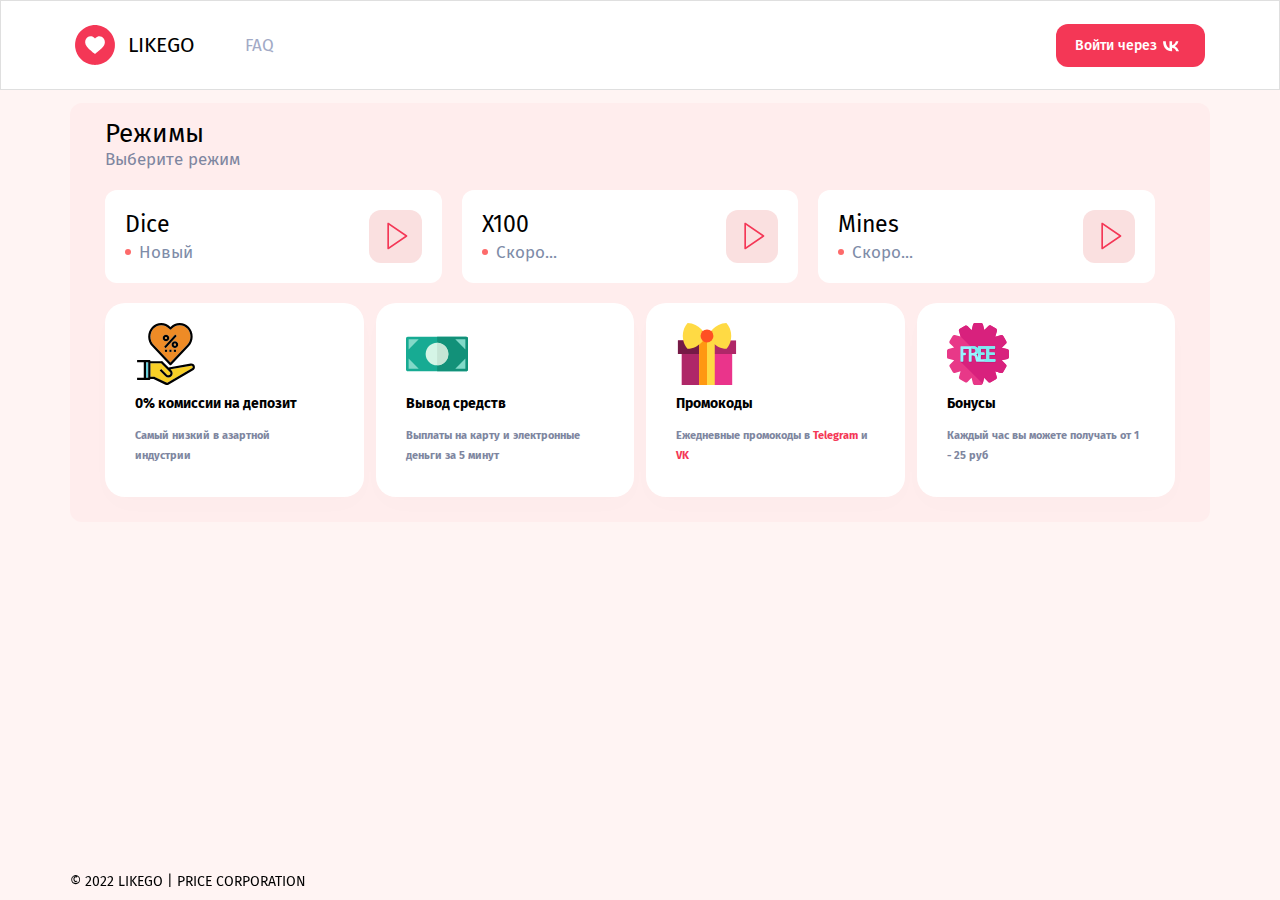
<file: index.html>
<!DOCTYPE html>
<html>
<head>
<meta charset="utf-8">
<title>LikeGo</title>
<meta name="description" content="LikeGo - играть онлайн">
<meta name="viewport" content="width=device-width,initial-scale=1,minimum-scale=1,user-scalable=no,viewport-fit=cover">
<meta property="og:title" content="LikeGo – игры с выводом денег">
<meta name="google" content="notranslate">
<link rel="shortcut icon" href="img/logo.png">
<script src="https://cdnjs.cloudflare.com/ajax/libs/jquery/3.6.0/jquery.min.js" integrity="sha512-894YE6QWD5I59HgZOGReFYm4dnWc1Qt5NtvYSaNcOP+u1T9qYdvdihz0PPSiiqn/+/3e7Jo4EaG7TubfWGUrMQ==" crossorigin="anonymous" referrerpolicy="no-referrer"></script>
<link href="css/main.dcd13c40.css" rel="stylesheet">
<link rel="preconnect" href="https://fonts.googleapis.com">
<link rel="preconnect" href="https://fonts.gstatic.com" crossorigin>
<link href="https://fonts.googleapis.com/css2?family=Fira+Sans:wght@300;400&family=IBM+Plex+Sans&family=Inter&family=Merriweather&family=Overpass&family=Playfair+Display:wght@500&family=Poppins:wght@300&family=Raleway:wght@500&family=Readex+Pro&family=Roboto&family=Roboto+Condensed&family=Roboto+Mono:wght@500&family=Roboto+Slab&family=Rubik:wght@400;500&family=Ubuntu&display=swap" rel="stylesheet">
</head>
<body>
<div id="root">
<div>
<main id="main_container" class="sc-bdfBwQ cIKpxU">
<div class="sc-jSgupP sc-iBPRYJ fBqugU lnvJbq">
<div class="sc-fubCfw gOMbgO">
<div class="sc-pFZIQ gbgfMs">
<div class="sc-kEjbxe jbJDWL">
<a href="index.html" class="logo current" aria-label="Back home" history="[object Object]" match="[object Object]" style="text-decoration: none;">
<div class="sc-kfzAmx kdUUgx">
<svg style="width: 50px;height: 50px;color: #fff;" version="1.0" xmlns="http://www.w3.org/2000/svg" width="682.6666667" height="682.6666667" viewBox="0 0 512 512"><path fill="#f43756" d="M226.7 53.6c-89.8 13-160.6 84.3-173.1 174.3-2.1 14.5-2.1 41.7 0 56.2 12.6 90.5 83.8 161.7 174.3 174.3 14.5 2.1 41.6 2.1 56.2 0 90.6-12.6 161.7-83.7 174.3-174.3 2.1-14.5 2.1-41.7 0-56.2-12.6-90.6-83.7-161.7-174.3-174.3-13.9-2-43.8-1.9-57.4 0zM221.1 167c9.5 1.8 19.2 7.2 27.4 15.3l7.5 7.3 7.5-7.3c17.4-17.1 39.8-20.9 61.2-10.3 19.9 9.8 32.4 31.1 32.3 55.3-.1 17.9-8.4 36-25.3 54.9-12 13.3-68.4 62.3-72.9 63.3-1.5.4-4.1.4-5.6 0-3.4-.7-52-42.3-66.3-56.7-26.4-26.5-35.5-48.9-30.5-75.1 6.1-31.7 34.7-52.3 64.7-46.7z"></path></svg>
<span>LIKEGO</span></div></a>
<div class="sc-iqHYGH bqpWec">
<a href="/faq" class="" history="[object Object]" match="[object Object]">FAQ</a>
</div></div></div>
<div class="sc-jrAGrp eCtsSV">
<button size="2" class="sc-gKsewC Pyehx">Войти через<svg style="width: 27px;height: 23px;margin-left: 2.5px;"><path d="M12.77 17.29c-5.47 0-8.59-3.75-8.72-9.99h2.74c.09 4.58 2.11 6.52 3.71 6.92V7.3h2.58v3.95c1.58-.17 3.24-1.97 3.8-3.95h2.58a7.62 7.62 0 01-3.51 4.98 7.9 7.9 0 014.11 5.01h-2.84a4.94 4.94 0 00-4.14-3.57v3.57h-.31z" fill="#fff"></path></svg></button></div>
</div></div>
<div class="sc-gsTCUz iDekld">
<div class="sc-dlfnbm WYfmC">

<div class="sc-jSgupP sc-eGCarw bQYzFV dfljSk">
<h1 class="sr--only">Режимы</h1>
<div class="sc-aemoO dXLPcd">
<div class="title">
<div class="sc-hlTvYk izRzJx">
<div class="head-title">
<span>Режимы</span></div>
<label>Выберите режим</label></div></div></div>
<div class="content-wrapper">
<div class="sc-gsxnyZ eMyRzl">
<div class="row">
<div class="sc-bXDlPE eEihli">
<div class="row-content">
<div class="primary primary-title">
<span class="room-title">Dice</span><div class="room-status">
<div class="rectangle idle"></div>
<span>Новый</span></div></div>
<div class="secondary" onclick="window.location='dice.html'">
<div class="btn-play">
<svg xmlns="http://www.w3.org/2000/svg" xmlns:xlink="http://www.w3.org/1999/xlink" version="1.1" id="Capa_1" x="0px" y="0px" viewBox="0 0 60 60" style="enable-background:new 0 0 60 60;" xml:space="preserve"><g><path d="M45.563,29.174l-22-15c-0.307-0.208-0.703-0.231-1.031-0.058C22.205,14.289,22,14.629,22,15v30   c0,0.371,0.205,0.711,0.533,0.884C22.679,45.962,22.84,46,23,46c0.197,0,0.394-0.059,0.563-0.174l22-15   C45.836,30.64,46,30.331,46,30S45.836,29.36,45.563,29.174z M24,43.107V16.893L43.225,30L24,43.107z"></path></g></svg>
</div></div></div></div>
<div class="sc-bXDlPE eEihli">
<div class="row-content">
<div class="primary primary-title">
<span class="room-title">X100</span><div class="room-status">
<div class="rectangle idle"></div>
<span>Скоро...</span></div></div>
<div class="secondary" onclick="window.location='x100.html'">
<div class="btn-play">
<svg xmlns="http://www.w3.org/2000/svg" xmlns:xlink="http://www.w3.org/1999/xlink" version="1.1" id="Capa_1" x="0px" y="0px" viewBox="0 0 60 60" style="enable-background:new 0 0 60 60;" xml:space="preserve"><g><path d="M45.563,29.174l-22-15c-0.307-0.208-0.703-0.231-1.031-0.058C22.205,14.289,22,14.629,22,15v30   c0,0.371,0.205,0.711,0.533,0.884C22.679,45.962,22.84,46,23,46c0.197,0,0.394-0.059,0.563-0.174l22-15   C45.836,30.64,46,30.331,46,30S45.836,29.36,45.563,29.174z M24,43.107V16.893L43.225,30L24,43.107z"></path></g></svg>
</div></div></div></div>
<div class="sc-bXDlPE eEihli">
<div class="row-content">
<div class="primary primary-title">
<span class="room-title">Mines</span><div class="room-status">
<div class="rectangle idle"></div>
<span>Скоро...</span></div></div>
<div class="secondary" onclick="window.location='mines.html'">
<div class="btn-play">
<svg xmlns="http://www.w3.org/2000/svg" xmlns:xlink="http://www.w3.org/1999/xlink" version="1.1" id="Capa_1" x="0px" y="0px" viewBox="0 0 60 60" style="enable-background:new 0 0 60 60;" xml:space="preserve"><g><path d="M45.563,29.174l-22-15c-0.307-0.208-0.703-0.231-1.031-0.058C22.205,14.289,22,14.629,22,15v30   c0,0.371,0.205,0.711,0.533,0.884C22.679,45.962,22.84,46,23,46c0.197,0,0.394-0.059,0.563-0.174l22-15   C45.836,30.64,46,30.331,46,30S45.836,29.36,45.563,29.174z M24,43.107V16.893L43.225,30L24,43.107z"></path></g></svg>
</div></div></div></div>
</div>

<div class="stats">
    <div class="stats__item d-flex flex-column">
        <svg class="stats__item-bg" xmlns="http://www.w3.org/2000/svg" xmlns:xlink="http://www.w3.org/1999/xlink" version="1.1" id="Layer_1" x="0px" y="0px" viewBox="0 0 55.764 55.764" style="enable-background:new 0 0 55.764 55.764;" xml:space="preserve">
<g>
	<rect x="9.882" y="35.292" style="fill:#66CEDB;" width="2" height="14"/>
	<path style="fill:#F8CF26;" d="M17.329,48.251l10.902,5.378c0.385,0.192,0.836,0.141,1.206-0.075l21.815-12.743   c0.389-0.227,0.63-0.656,0.63-1.105c0-0.375-0.165-0.734-0.452-0.976s-0.662-0.348-1.034-0.281l-18.444,3.207l0.809,0.809   c0.723,0.723,1.121,1.684,1.121,2.706c0,2.111-1.718,3.828-3.828,3.828c-1.024,0-1.984-0.398-2.707-1.122l-5.172-5.171l1.414-1.414   l5.172,5.171c0.341,0.34,0.811,0.536,1.293,0.536c1.008,0,1.828-0.82,1.828-1.829c0-0.488-0.19-0.802-0.535-1.147l-7.879-7.731   h-9.586v12h3C17.037,48.292,17.191,48.182,17.329,48.251z"/>
	<circle style="fill:#EE8B26;" cx="35.882" cy="19.5" r="1"/>
	<circle style="fill:#EE8B26;" cx="27.882" cy="13.5" r="1"/>
	<path style="fill:#EE8B26;" d="M16.749,19.602l15.133,15.945l15.133-15.945c3.822-4.026,3.822-10.578,0-14.604   c-1.835-1.934-4.271-2.999-6.858-2.999c-2.589,0-5.024,1.065-6.859,2.999l-0.689,0.727c-0.379,0.398-1.072,0.398-1.451,0   l-0.689-0.727c-1.835-1.934-4.271-2.999-6.859-2.999s-5.023,1.065-6.858,2.999C12.927,9.024,12.927,15.576,16.749,19.602z    M28.882,26h-2v-2h2V26z M32.882,26h-2v-2h2V26z M36.882,26h-2v-2h2V26z M38.882,19.5c0,1.654-1.346,3-3,3s-3-1.346-3-3   s1.346-3,3-3S38.882,17.845,38.882,19.5z M36.142,10.327l1.48,1.346l-10,11l-1.48-1.346L36.142,10.327z M27.882,10.5   c1.654,0,3,1.346,3,3s-1.346,3-3,3s-3-1.346-3-3C24.882,11.845,26.228,10.5,27.882,10.5z"/>
	<g>
		<path d="M52.718,37.195c-0.741-0.624-1.72-0.883-2.664-0.719l-19.832,3.449l-5.633-5.487c-0.188-0.187-0.441-0.146-0.707-0.146    h-10c0-1-0.447-1-1-1h-4h-7v2h6v14h-6v2h7h4c0.553,0,1-1,1-1h2.764l10.691,5.199c0.463,0.231,0.963,0.274,1.463,0.273    c0.568,0,1.137-0.186,1.645-0.483l21.817-12.743c0.999-0.584,1.62-1.675,1.62-2.832C53.882,38.739,53.457,37.818,52.718,37.195z     M11.882,49.292h-2v-14h2V49.292z M51.253,40.792L29.438,53.518c-0.37,0.216-0.821,0.231-1.206,0.038L17.33,48.251    c-0.139-0.069-0.293,0.041-0.448,0.041h-3v-12h9.586l7.879,7.732c0.345,0.345,0.535,0.732,0.535,1.22    c0,1.008-0.82,1.792-1.828,1.792c-0.482,0-0.952-0.214-1.293-0.554l-5.172-5.181l-1.414,1.409l5.172,5.169    C28.07,48.603,29.031,49,30.054,49c2.11,0,3.828-1.718,3.828-3.829c0-1.022-0.398-1.984-1.121-2.707l-0.809-0.809l18.444-3.208    c0.372-0.067,0.747,0.037,1.034,0.279c0.287,0.241,0.452,0.595,0.452,0.971C51.882,40.146,51.641,40.566,51.253,40.792z"/>
		<rect x="24.451" y="15.506" transform="matrix(-0.6727 0.7399 -0.7399 -0.6727 65.5453 4.0191)" width="14.866" height="2.001"/>
		<path d="M27.882,16.5c1.654,0,3-1.346,3-3s-1.346-3-3-3s-3,1.346-3,3S26.228,16.5,27.882,16.5z M27.882,12.5c0.552,0,1,0.449,1,1    s-0.448,1-1,1s-1-0.449-1-1S27.33,12.5,27.882,12.5z"/>
		<path d="M32.882,19.5c0,1.654,1.346,3,3,3s3-1.346,3-3s-1.346-3-3-3S32.882,17.845,32.882,19.5z M36.882,19.5c0,0.551-0.448,1-1,1    s-1-0.449-1-1s0.448-1,1-1S36.882,18.948,36.882,19.5z"/>
		<path d="M31.156,37.688C31.345,37.887,31.607,38,31.882,38c0.274,0,0.536-0.113,0.726-0.312L48.466,20.98    c4.542-4.786,4.542-12.573,0-17.358C46.249,1.286,43.298,0,40.156,0c-3.126,0-6.062,1.272-8.274,3.584    C29.67,1.272,26.734,0,23.608,0c-3.142,0-6.093,1.286-8.31,3.622c-4.542,4.786-4.542,12.573,0,17.358L31.156,37.688z     M16.749,4.998c1.835-1.934,4.27-2.999,6.858-2.999c2.589,0,5.024,1.065,6.859,2.999l0.689,0.727c0.379,0.398,1.072,0.398,1.451,0    l0.689-0.727c1.835-1.934,4.27-2.999,6.859-2.999c2.588,0,5.023,1.065,6.858,2.999c3.822,4.026,3.822,10.578,0,14.604    l-15.13,15.945L16.749,19.602C12.927,15.576,12.927,9.024,16.749,4.998z"/>
		<rect x="26.882" y="24" width="2" height="2"/>
		<rect x="30.882" y="24" width="2" height="2"/>
		<rect x="34.882" y="24" width="2" height="2"/>
	</g>
</g>
<g>
</g>
<g>
</g>
<g>
</g>
<g>
</g>
<g>
</g>
<g>
</g>
<g>
</g>
<g>
</g>
<g>
</g>
<g>
</g>
<g>
</g>
<g>
</g>
<g>
</g>
<g>
</g>
<g>
</g>
</svg>
        <div class="stats__item-bottom d-flex flex-column">
            <b>0% комиссии на депозит</b>
            <p>Самый низкий в азартной <br> индустрии</p>
        </div>
    </div>
    <div class="stats__item d-flex flex-column">
        <svg class="stats__item-bg" xmlns="http://www.w3.org/2000/svg" xmlns:xlink="http://www.w3.org/1999/xlink" version="1.1" id="Layer_1" x="0px" y="0px" viewBox="0 0 297.001 297.001" style="enable-background:new 0 0 297.001 297.001;" xml:space="preserve">
<g>
	<path style="fill:#17AB93;" d="M288.514,65.889H8.486C3.799,65.889,0,69.688,0,74.375v148.25c0,4.686,3.799,8.486,8.486,8.486   h280.029c4.686,0,8.486-3.799,8.486-8.486V74.375C297,69.688,293.201,65.889,288.514,65.889z"/>
	<path style="fill:#129179;" d="M288.514,65.889H149.166v165.222h139.348c4.686,0,8.486-3.799,8.486-8.486V74.375   C297,69.688,293.201,65.889,288.514,65.889z"/>
	<polygon style="fill:#82D9C8;" points="60.907,78.368 12.479,78.368 12.479,126.796  "/>
	<polygon style="fill:#82D9C8;" points="284.521,170.204 236.093,218.632 284.521,218.632  "/>
	<polygon style="fill:#82D9C8;" points="60.907,218.632 12.479,170.204 12.479,218.632  "/>
	<polygon style="fill:#82D9C8;" points="284.521,78.368 236.093,78.368 284.521,126.796  "/>
	<path style="fill:#D5F5E6;" d="M148.5,94.092c-30.001,0-54.408,24.407-54.408,54.408s24.407,54.408,54.408,54.408   s54.408-24.407,54.408-54.408S178.501,94.092,148.5,94.092z"/>
	<path style="fill:#C6E5D5;" d="M202.908,148.5c0-29.778-24.048-54.032-53.743-54.392v108.783   C178.86,202.532,202.908,178.278,202.908,148.5z"/>
</g>
</svg>
        <div class="stats__item-bottom d-flex flex-column">
            <b>Вывод средств</b>
            <p>Выплаты на карту и электронные деньги за 5 минут</p>
        </div>
    </div>
    <div class="stats__item d-flex flex-column">
        <svg class="stats__item-bg" xmlns="http://www.w3.org/2000/svg" xmlns:xlink="http://www.w3.org/1999/xlink" version="1.1" id="Layer_1" x="0px" y="0px" viewBox="0 0 320 320" style="enable-background:new 0 0 320 320;" xml:space="preserve">
<g id="XMLID_1439_">
	<rect id="XMLID_1440_" x="30" y="140" style="fill:#EA348B;" width="260" height="180"/>
	<rect id="XMLID_1441_" x="10" y="90" style="fill:#AF2768;" width="300" height="70"/>
	<rect id="XMLID_1442_" x="30" y="140" style="fill:#AF2768;" width="130" height="180"/>
	<rect id="XMLID_1443_" x="10" y="90" style="fill:#751A46;" width="150" height="70"/>
	<rect id="XMLID_1444_" x="120" y="90" style="fill:#FFDA44;" width="80" height="230"/>
	<rect id="XMLID_1445_" x="120" y="90" style="fill:#FF9811;" width="40" height="230"/>
	<g id="XMLID_1446_">
		<path id="XMLID_1447_" style="fill:#FFDA44;" d="M60,0c0,0-25,25-25,66.668c0,41.666,25,66.666,25,66.666    c58.333,0,100-66.666,100-66.666S118.333,0,60,0z"/>
		<path id="XMLID_1448_" style="fill:#FFDA44;" d="M260,0c-58.333,0-100,66.668-100,66.668s41.667,66.666,100,66.666    c0,0,25-25,25-66.666C285,25,260,0,260,0z"/>
		<circle id="XMLID_1449_" style="fill:#FF5023;" cx="160" cy="66.668" r="33.333"/>
	</g>
</g>
</svg>
        <div class="stats__item-bottom d-flex flex-column">
            <b>Промокоды</b>
            <p>Ежедневные промокоды в <a href="#">Telegram</a> и <a href="#">VK</a></p>
        </div>
    </div>
	    <div class="stats__item d-flex flex-column">
<svg class="stats__item-bg" xmlns="http://www.w3.org/2000/svg" xmlns:xlink="http://www.w3.org/1999/xlink" version="1.1" id="Layer_1" x="0px" y="0px" viewBox="0 0 496.8 496.8" style="enable-background:new 0 0 496.8 496.8;" xml:space="preserve">
<path style="fill:#E83888;" d="M496,224c0-7.2-4.8-13.6-12-15.2l-45.6-11.2l33.6-32.8c5.6-4.8,6.4-12.8,2.4-19.2l-24-41.6  c-4-6.4-11.2-9.6-18.4-7.2l-45.6,12.8L400,63.2c1.6-7.2-0.8-14.4-7.2-18.4l-41.6-24c-6.4-4-14.4-2.4-19.2,2.4l-32.8,33.6L288,11.2  C285.6,4.8,279.2,0,272,0h-48c-7.2,0-13.6,4.8-15.2,12l-11.2,45.6L164,24c-4.8-5.6-12.8-6.4-19.2-2.4l-41.6,24  C96.8,48.8,93.6,56,96,63.2l12.8,45.6L63.2,96c-7.2-1.6-14.4,0.8-18.4,7.2l-24,41.6c-4,6.4-2.4,14.4,2.4,19.2l33.6,32.8L11.2,208  C4.8,210.4,0,216.8,0,224v48c0,7.2,4.8,13.6,12,15.2l45.6,11.2L24,332c-5.6,4.8-6.4,12.8-2.4,19.2l24,41.6  c3.2,6.4,10.4,9.6,17.6,7.2l45.6-12.8L96,432.8c-1.6,7.2,0.8,14.4,7.2,18.4l41.6,24c6.4,4,14.4,2.4,19.2-2.4l32.8-33.6l11.2,45.6  c1.6,7.2,8,12,15.2,12h48c7.2,0,13.6-4.8,15.2-12l11.2-45.6l32.8,33.6c4.8,5.6,12.8,6.4,19.2,2.4l41.6-24c6.4-4,9.6-11.2,7.2-18.4  l-12.8-45.6l45.6,12.8c7.2,1.6,14.4-0.8,18.4-7.2l24-41.6c4-6.4,2.4-14.4-2.4-19.2l-33.6-32.8l45.6-11.2c7.2-1.6,12-8,12-15.2  L496,224z"/>
<g>
	<path style="fill:#D8217D;" d="M108.8,108.8L108.8,108.8l278.4,278.4l0,0l45.6,12.8c7.2,1.6,14.4-0.8,18.4-7.2l24-41.6   c4-6.4,2.4-14.4-2.4-19.2l-33.6-32.8l45.6-11.2c7.2-1.6,12-8,12-15.2v-48c0-7.2-4.8-13.6-12-15.2l-45.6-11.2l33.6-32.8   c5.6-4.8,6.4-12.8,2.4-19.2l-24-41.6c-4-6.4-11.2-9.6-18.4-7.2l-45.6,12.8L400,63.2c1.6-7.2-0.8-14.4-7.2-18.4l-41.6-24   c-6.4-4-14.4-2.4-19.2,2.4l-32.8,33.6L288,11.2C285.6,4.8,279.2,0,272,0h-48c-7.2,0-13.6,4.8-15.2,12l-11.2,45.6L164,24   c-4.8-5.6-12.8-6.4-19.2-2.4l-41.6,24C96.8,48.8,93.6,56,96,63.2L108.8,108.8z"/>
	<path style="fill:#D8217D;" d="M161.6,191.2L128,204l-18.4,105.6l176.8,176.8c0-0.8,0-0.8,0.8-1.6l11.2-45.6l32.8,33.6   c4.8,5.6,12.8,6.4,19.2,2.4l41.6-24c6.4-4,9.6-11.2,7.2-18.4l-12.8-45.6L432,400c7.2,1.6,14.4-0.8,17.6-7.2L228,200.8L161.6,191.2z   "/>
</g>
<path style="fill:#C11674;" d="M389.6,295.2H344v-33.6h40.8c2.4,0,4-1.6,4-4v-12c0-2.4-1.6-4-4-4H344v-28.8h43.2c2.4,0,4-1.6,4-4  V196c0-2.4-1.6-4-4-4H328h-3.2h-67.2c-2.4,0-4,1.6-4,4v14.4c-1.6-3.2-4-6.4-6.4-8.8c-8-7.2-18.4-9.6-36-9.6c-4.8,0-11.2,0-16.8,0.8  h-0.8H116c-2.4,0-4,1.6-4,4V312c0,2.4,1.6,4,4,4h15.2c2.4,0,4-1.6,4-4v-48h16c2.4,0,4-1.6,4-4v-12c0-2.4-1.6-4-4-4h-16v-30.4h43.2  V312c0,2.4,1.6,4,4,4h15.2c2.4,0,4-1.6,4-4v-45.6h9.6c12,0.8,16,4.8,19.2,19.2c4,16.8,6.4,24.8,8,28.8c0.8,0.8,1.6,1.6,3.2,1.6h15.2  l0,0h64.8h0.8h0.8H388c2.4,0,4-1.6,4-4v-12.8C393.6,296.8,392,295.2,389.6,295.2z M236,228.8c0,11.2-8.8,17.6-22.4,17.6h-11.2v-35.2  c2.4,0,6.4-0.8,10.4-0.8C228,211.2,236,216.8,236,228.8z M276.8,295.2v-33.6h25.6c2.4,0,4-1.6,4-4v-12c0-2.4-1.6-4-4-4h-25.6v-28.8  h44v82.4H276.8z M254.4,283.2c0-1.6-0.8-3.2-0.8-4c-2.4-10.4-6.4-17.6-12.8-22.4c5.6-3.2,10.4-8,13.6-13.6V283.2z"/>
<path style="fill:#97F5FF;" d="M384,289.6h-45.6V256h40.8c2.4,0,4-1.6,4-4v-12c0-2.4-1.6-4-4-4h-40.8v-28.8h43.2c2.4,0,4-1.6,4-4  v-12.8c0-2.4-1.6-4-4-4h-59.2h-3.2H252c-2.4,0-4,1.6-4,4v14.4c-1.6-3.2-4-6.4-6.4-8.8c-8-7.2-18.4-9.6-36-9.6  c-4.8,0-11.2,0-16.8,0.8H188h-76c-2.4,0-4,1.6-4,4v115.2c0,2.4,1.6,4,4,4h15.2c2.4,0,4-1.6,4-4v-48h16c2.4,0,4-1.6,4-4v-12  c0-2.4-1.6-4-4-4h-16V208h43.2v98.4c0,2.4,1.6,4,4,4h15.2c2.4,0,4-1.6,4-4v-45.6h9.6c12,0.8,16,4.8,19.2,19.2  c4,16.8,6.4,24.8,8,28.8c0.8,0.8,1.6,1.6,3.2,1.6h15.2l0,0h64.8h0.8h0.8H384c2.4,0,4-1.6,4-4v-12.8C388,291.2,386.4,289.6,384,289.6  z M229.6,222.4c0,11.2-8.8,17.6-22.4,17.6H196v-35.2c2.4,0,6.4-0.8,10.4-0.8C222.4,205.6,229.6,211.2,229.6,222.4z M271.2,289.6V256  h25.6c2.4,0,4-1.6,4-4v-12c0-2.4-1.6-4-4-4h-25.6v-28.8h44v82.4H271.2z M248.8,277.6c0-1.6-0.8-3.2-0.8-4  c-2.4-10.4-6.4-17.6-12.8-22.4c5.6-3.2,10.4-8,13.6-13.6V277.6z"/>
<path style="fill:#7CECF2;" d="M318.4,309.6h0.8H384c2.4,0,4-1.6,4-4v-12.8c0-2.4-1.6-4-4-4h-45.6V256h40.8c2.4,0,4-1.6,4-4v-12  c0-2.4-1.6-4-4-4h-40.8v-28.8h43.2c2.4,0,4-1.6,4-4v-12.8c0-2.4-1.6-4-4-4h-59.2h-3.2H252c-2.4,0-4,1.6-4,4v14.4  c-1.6-3.2-4-6.4-6.4-8.8c-8-7.2-18.4-9.6-36-9.6c-4.8,0-11.2,0-16.8,0.8H188h-2.4l18.4,18.4c0.8,0,1.6,0,2.4,0  c15.2,0,22.4,6.4,22.4,17.6c0,2.4-0.8,4-0.8,6.4l15.2,15.2c1.6-2.4,3.2-4,4.8-7.2v12l22.4,22.4v-16H296c2.4,0,4-1.6,4-4v-12  c0-2.4-1.6-4-4-4h-25.6v-28.8h44v82.4H288l20,20h8C317.6,309.6,317.6,309.6,318.4,309.6z"/>
</svg>
		<div class="stats__item-bottom d-flex flex-column">
            <b>Бонусы</b>
            <p>Каждый час вы можете получать от 1 - 25 руб</p>
        </div>
    </div>
</div>

</div></div></div>

<div class="info-domain"><label>© 2022 LikeGo | Price Corporation</label></div>

<div class="sc-ehSCib jdygYK">
<div class="items-wrapper">
<div class="item" style="cursor: pointer;" onclick="window.location='dice.html'">
<svg xmlns="http://www.w3.org/2000/svg" xmlns:xlink="http://www.w3.org/1999/xlink" version="1.1" id="Layer_1" x="0px" y="0px" viewBox="0 0 512 512" style="enable-background:new 0 0 512 512;" xml:space="preserve">
<g>
	<g>
		<path d="M450.805,0H61.195C27.452,0,0,27.452,0,61.195v389.61C0,484.548,27.452,512,61.195,512h389.61    C484.548,512,512,484.548,512,450.805V61.195C512,27.452,484.548,0,450.805,0z M491.602,450.805    c0,22.495-18.301,40.797-40.797,40.797H61.195c-22.495,0-40.797-18.301-40.797-40.797V61.195    c0-22.495,18.301-40.797,40.797-40.797h389.61c22.495,0,40.797,18.301,40.797,40.797V450.805z"/>
	</g>
</g>
<g>
	<g>
		<path d="M144.829,85.673c-31.494,0-57.116,25.622-57.116,57.116c0,31.493,25.621,57.116,57.116,57.116    c31.494,0,57.116-25.622,57.116-57.116C201.944,111.296,176.323,85.673,144.829,85.673z M144.829,179.506    c-20.246,0-36.717-16.471-36.717-36.717c0-20.246,16.471-36.717,36.717-36.717c20.246,0,36.717,16.471,36.717,36.717    C181.546,163.035,165.075,179.506,144.829,179.506z"/>
	</g>
</g>
<g>
	<g>
		<path d="M369.211,85.673c-31.494,0-57.116,25.622-57.116,57.116c0,31.493,25.621,57.116,57.116,57.116    c31.494,0,57.116-25.622,57.116-57.116C426.327,111.296,400.705,85.673,369.211,85.673z M369.211,179.506    c-20.246,0-36.717-16.471-36.717-36.717c0-20.246,16.471-36.717,36.717-36.717s36.717,16.471,36.717,36.717    C405.928,163.035,389.458,179.506,369.211,179.506z"/>
	</g>
</g>
<g>
	<g>
		<path d="M143.809,312.096c-31.494,0-57.116,25.622-57.116,57.116s25.621,57.116,57.116,57.116s57.116-25.622,57.116-57.116    S175.303,312.096,143.809,312.096z M143.809,405.928c-20.246,0-36.717-16.471-36.717-36.717s16.471-36.717,36.717-36.717    c20.246,0,36.717,16.471,36.717,36.717S164.055,405.928,143.809,405.928z"/>
	</g>
</g>
<g>
	<g>
		<path d="M369.211,312.096c-31.494,0-57.116,25.622-57.116,57.116s25.621,57.116,57.116,57.116    c31.494,0,57.116-25.622,57.116-57.116S400.705,312.096,369.211,312.096z M369.211,405.928c-20.246,0-36.717-16.471-36.717-36.717    s16.471-36.717,36.717-36.717s36.717,16.471,36.717,36.717S389.458,405.928,369.211,405.928z"/>
	</g>
</g>
<g>
	<g>
		<path d="M256,198.884c-31.494,0-57.116,25.622-57.116,57.116s25.621,57.116,57.116,57.116s57.116-25.622,57.116-57.116    S287.494,198.884,256,198.884z M256,292.717c-20.246,0-36.717-16.471-36.717-36.717c0-20.246,16.471-36.717,36.717-36.717    c20.246,0,36.717,16.471,36.717,36.717S276.246,292.717,256,292.717z"/>
	</g>
</g>
<g>
	<g>
		<path d="M47.936,103.012c-5.632,0-10.199,4.566-10.199,10.199v188.685c0,5.633,4.567,10.199,10.199,10.199    c5.632,0,10.199-4.566,10.199-10.199V113.211C58.135,107.578,53.568,103.012,47.936,103.012z"/>
	</g>
</g>
<g>
	<g>
		<path d="M47.936,44.876c-5.632,0-10.199,4.566-10.199,10.199v18.359c0,5.633,4.567,10.199,10.199,10.199    c5.632,0,10.199-4.566,10.199-10.199V55.076C58.135,49.443,53.568,44.876,47.936,44.876z"/>
	</g>
</svg>
<label>Dice</label></div>
<div class="item" style="cursor: pointer;" onclick="window.location='#'">
<svg xmlns="http://www.w3.org/2000/svg" xmlns:xlink="http://www.w3.org/1999/xlink" version="1.1" id="Capa_1" x="0px" y="0px" viewBox="0 0 60 60" style="enable-background:new 0 0 60 60;" xml:space="preserve">
<path d="M30,0C13.458,0,0,13.458,0,30s13.458,30,30,30s30-13.458,30-30S46.542,0,30,0z M50.236,42.907  c-0.208,0.325-0.424,0.644-0.648,0.959c-0.032,0.045-0.063,0.091-0.096,0.136c-0.214,0.298-0.437,0.589-0.664,0.877  c-0.045,0.057-0.088,0.115-0.134,0.171c-0.221,0.274-0.45,0.541-0.683,0.805c-0.054,0.062-0.106,0.125-0.161,0.187  c-0.285,0.317-0.578,0.628-0.88,0.929c-0.303,0.302-0.614,0.596-0.932,0.882c-0.056,0.05-0.114,0.097-0.17,0.147  c-0.27,0.238-0.544,0.473-0.824,0.699c-0.051,0.041-0.103,0.08-0.154,0.12c-0.293,0.232-0.591,0.459-0.895,0.678  c-0.04,0.029-0.081,0.057-0.122,0.086c-0.318,0.226-0.641,0.445-0.97,0.655c-0.016,0.01-0.032,0.02-0.048,0.03l-8.026-13.899  c0.02-0.015,0.037-0.035,0.058-0.05c0.535-0.415,1.015-0.895,1.43-1.43c0.016-0.02,0.035-0.037,0.05-0.058l13.899,8.026  C50.257,42.873,50.247,42.89,50.236,42.907z M9.769,17.086c0.204-0.318,0.416-0.63,0.634-0.938c0.037-0.052,0.073-0.105,0.111-0.157  c0.208-0.289,0.424-0.571,0.645-0.851c0.051-0.065,0.101-0.131,0.153-0.196c0.213-0.264,0.434-0.522,0.659-0.777  c0.062-0.07,0.121-0.143,0.183-0.213c0.284-0.316,0.576-0.625,0.876-0.925c0.302-0.302,0.612-0.594,0.929-0.88  c0.062-0.056,0.126-0.108,0.188-0.163c0.263-0.232,0.53-0.461,0.803-0.681c0.057-0.046,0.116-0.09,0.174-0.136  c0.287-0.227,0.579-0.45,0.876-0.664c0.043-0.031,0.087-0.061,0.131-0.092c0.319-0.226,0.642-0.445,0.972-0.656  c0.014-0.009,0.027-0.017,0.041-0.026l8.025,13.899c-0.02,0.015-0.037,0.035-0.058,0.05c-0.535,0.415-1.015,0.895-1.43,1.43  c-0.016,0.02-0.035,0.037-0.05,0.058L9.733,17.144C9.745,17.125,9.757,17.106,9.769,17.086z M36.318,25.111  c-0.415-0.535-0.895-1.015-1.43-1.43c-0.02-0.016-0.037-0.035-0.058-0.05l8.017-13.885c2.977,1.895,5.511,4.429,7.406,7.406  l-13.885,8.017C36.353,25.149,36.334,25.132,36.318,25.111z M25.169,36.369l-8.018,13.886c-2.977-1.895-5.511-4.429-7.406-7.406  l13.886-8.018c0.015,0.02,0.035,0.037,0.05,0.058c0.415,0.535,0.895,1.015,1.43,1.43C25.132,36.334,25.149,36.353,25.169,36.369z   M35,30c0,2.758-2.242,5-5,5s-5-2.242-5-5s2.242-5,5-5S35,27.242,35,30z M33.102,22.627c-0.66-0.279-1.367-0.465-2.102-0.557V6.025  c3.578,0.146,7.018,1.076,10.123,2.709L33.102,22.627z M29,22.069c-0.736,0.092-1.443,0.278-2.102,0.557l-8.025-13.9  C21.977,7.098,25.418,6.171,29,6.025V22.069z M22.627,26.898c-0.279,0.66-0.465,1.367-0.557,2.102H6.024  c0.146-3.582,1.074-7.023,2.703-10.127L22.627,26.898z M22.069,31c0.092,0.735,0.278,1.442,0.557,2.102L8.733,41.124  C7.101,38.018,6.171,34.578,6.024,31H22.069z M26.898,37.374c0.66,0.279,1.367,0.465,2.102,0.557v16.045  c-3.578-0.146-7.018-1.076-10.124-2.709L26.898,37.374z M31,37.931c0.736-0.092,1.443-0.278,2.102-0.557l8.025,13.9  C38.023,52.902,34.582,53.83,31,53.976V37.931z M37.373,33.102c0.279-0.66,0.465-1.367,0.557-2.102h16.045  c-0.146,3.582-1.073,7.023-2.702,10.128L37.373,33.102z M37.931,29c-0.092-0.736-0.278-1.442-0.557-2.102l13.893-8.021  c1.632,3.105,2.562,6.545,2.709,10.123H37.931z"/>
</svg>
<label style="cursor: pointer;">X100</label>
</div>
<div class="item" style="cursor: pointer;" onclick="window.location='#'">
<svg xmlns="http://www.w3.org/2000/svg" xmlns:xlink="http://www.w3.org/1999/xlink" version="1.1" id="Capa_1" x="0px" y="0px" viewBox="0 0 54.391 54.391" style="enable-background:new 0 0 54.391 54.391;" xml:space="preserve"><g><polygon points="0.285,19.392 24.181,49.057 13.342,19.392  "/><polygon points="15.472,19.392 27.02,50.998 38.795,19.392  "/><polygon points="29.593,49.823 54.105,19.392 40.929,19.392  "/><polygon points="44.755,3.392 29.297,3.392 39.896,16.437  "/><polygon points="38.094,17.392 27.195,3.979 16.297,17.392  "/><polygon points="25.094,3.392 9.625,3.392 14.424,16.525  "/><polygon points="7.959,4.658 0,17.392 12.611,17.392  "/><polygon points="54.391,17.392 46.424,4.645 41.674,17.392  "/></g></svg>
<label style="cursor: pointer;">Mines</label></div></div></div>

</div>
</div>
</main>
</div>
</div>
<script src="js/app.js"></script>
</body>
</html>
</file>
<file: css/main.dcd13c40.css>
body{
    background: #fff4f3;
	animation: transitionIn 0.5s;
}
* {
    box-sizing: border-box;
    font-family: 'Fira Sans', sans-serif;
    outline: none;
    overscroll-behavior: contain;
    image-rendering: -webkit-optimize-contrast;
}

@keyframes transitionIn{
	from {
		opacity: 0;
	}
	
	to {
		opacity: 1;
	}
}

@media (max-width: 1440px){
.cIKpxU {
    padding: 70px 15px 0px;
}
}
.cIKpxU {
    height: 100%;
    width: 100%;
    animation: 200ms ease 0s 1 normal none running iHtkXv;
    padding-top: 70px;
}
.lnvJbq {
    position: fixed;
    top: 0px;
    left: 0px;
    display: flex;
    -webkit-box-pack: center;
    justify-content: center;
    height: 70px;
    width: 100%;
    border-radius: 0px;
    border-top: solid 3px var(--theme-palette-primary);
    z-index: 100;
}
.gOMbgO {
    display: flex;
    -webkit-box-align: center;
    align-items: center;
    max-width: 1140px;
    width: 100%;
}
.gbgfMs {
    display: flex;
    -webkit-box-pack: justify;
    justify-content: space-between;
    -webkit-box-align: center;
    align-items: center;
    height: 100%;
    flex: 1 1 0%;
}
.jbJDWL {
    display: flex;
    -webkit-box-align: center;
    align-items: center;
}
.kdUUgx {
    display: flex;
    -webkit-box-align: center;
    align-items: center;
}
.kdUUgx svg {
    width: 30px;
    height: 30px;
    fill: var(--theme-palette-primary);
}
.icon {
    display: inline-flex;
    width: 1em;
    height: 1em;
    stroke-width: 0;
    stroke: currentColor;
    fill: currentColor;
}
.kdUUgx span {
    color: #000;
    font-size: 21px;
    margin-left: 8px;
}
.fBqugU {
    display: flex;
    -webkit-box-align: center;
    align-items: center;
    background: #fff;
    padding: 0px 15px;
    height: 10%;
	border: 1px solid rgba(0,0,0,.125);
}
.bqpWec {
    display: inline-flex;
    flex-wrap: wrap;
    -webkit-box-align: center;
    align-items: center;
    height: 100%;
    margin-left: 50px;
}
.bqpWec a {
    display: flex;
    text-decoration: none;
    font-size: 17px;
    color: rgb(162, 170, 198);
    height: 100%;
    transition: all 100ms ease 0s;
    box-sizing: border-box;
    margin-right: 20px;
}
.eCtsSV {
    position: relative;
    display: flex;
    -webkit-box-pack: justify;
    justify-content: space-between;
}
.eCtsSV button {
    flex: 1 1 0%;
    margin: 5px;
}
@media (max-width: 1440px){
.eCtsSV button {
    font-size: 14px;
	font-weight: 500;
}
}
.Pyehx {
    display: flex;
    -webkit-box-align: center;
    align-items: center;
    -webkit-box-pack: center;
    justify-content: center;
    cursor: pointer;
    border-radius: 12px;
    border: none;
    transition: all 200ms ease 0s;
    background: #f43756;
    color: #fff;
    padding: 10px 19px;
    font-size: 16px;
}
button {
    border: 0;
    outline: none;
    color: #fff;
    background-color: transparent;
    background-color: initial;
}

.fGIijg {
    display: flex;
    -webkit-box-align: center;
    align-items: center;
    -webkit-box-pack: center;
    justify-content: center;
    cursor: pointer;
    border-radius: 12px;
    color: #000;
    transition: all 200ms ease 0s;
    border: 1px solid rgb(46, 60, 84);
    background: none;
    padding: 10px 19px;
    font-size: 16px;
}

@media (max-width: 969px){
.eCtsSV {
    width: fit-content !important;
}
}
@media (max-width: 515px){
.eCtsSV {
    border-left: none;
}
}
@media (max-width: 1280px){
.eCtsSV {
    width: auto;
    margin-left: 0px;
    border-top-left-radius: 0px;
    border-bottom-left-radius: 0px;
    box-shadow: none;
    padding-left: 5px;
}
}
@media (max-width: 900px){
.bqpWec:nth-child(2) {
    display: none;
}
}

@media(max-width: 450px){
	.kdUUgx span{
	display: none;
}
}

@media (max-width: 900px){
.iDekld {
    padding-bottom: 70px;
}
}
.WYfmC {
    flex: 1 1 0%;
    margin: 0px auto;
    height: 100%;
    width: 100%;
    max-width: 1140px;
}
.dfljSk {
    display: flex;
    flex-direction: column;
    animation: 500ms ease 0s 1 normal none running iHtkXv;
    padding: 0px;
    height: auto;
}

.bQYzFV {
    display: flex;
    -webkit-box-align: center;
    align-items: center;
    background: #ffeded;
    border-radius: 12px;
    padding: 0px 15px;
    height: 100%;
    max-width: 1440px;
    margin: auto;
	margin-top: 25px;
}
.sr--only {
    position: absolute;
    left: -10000px;
    top: auto;
    width: 1px;
    height: 1px;
    overflow: hidden;
}
@media (max-width: 515px){
.dXLPcd {
    padding: 15px 20px 0px;
}
}
.dXLPcd {
    display: flex;
    -webkit-box-align: center;
    align-items: center;
    -webkit-box-pack: justify;
    justify-content: space-between;
    padding: 15px 20px 0px;
    width: 100%;
}
.dXLPcd div.title {
    display: flex;
    -webkit-box-align: center;
    align-items: center;
}
.izRzJx {
    display: flex;
    flex-direction: column;
}
.izRzJx div.head-title {
    display: flex;
    -webkit-box-align: center;
    align-items: center;
}
@media (max-width: 515px){
.izRzJx div.head-title span {
    font-size: 23px;
}
}
.izRzJx div.head-title span {
    font-size: 26px;
}
.izRzJx span {
    font-size: 23px;
}

.dXLPcd div.title {
    gap: 10px;
}

@media (max-width: 515px){
.izRzJx label {
    font-size: 15px;
}
}
.izRzJx label {
    color: rgb(126, 134, 160);
    font-size: 17px;
}

.dfljSk div.content-wrapper {
    display: flex;
    width: 100%;
    padding: 20px;
}
.eMyRzl {
    width: 100%;
}
@media (max-width: 900px){
.eMyRzl div.row {
    flex-direction: column;
}
}
.eMyRzl div.row {
    display: flex;
}
@media (max-width: 900px){
.eEihli {
    width: 100%!important;
}
}
.eEihli {
    position: relative;
    background: #fff;
    padding: 20px;
    width: calc(33.3333% - 10px);
    margin-bottom: 20px;
    margin-right: 20px;
    border-radius: 12px;
}
.eEihli div.row-content:first-child {
    margin-top: 0px;
}
.eEihli div.row-content {
    position: relative;
    z-index: 5;
    display: flex;
    -webkit-box-pack: justify;
    justify-content: space-between;
    margin-top: 40px;
    width: 100%;
}
.eEihli div.primary.primary-title, .eEihli div.secondary.primary-title {
    display: flex;
    flex-direction: column;
    -webkit-box-pack: justify;
    justify-content: space-between;
}
.eEihli div.primary, .eEihli div.secondary {
    width: 50%;
}
.eEihli span.room-title {
    text-transform: capitalize;
    font-size: 23px;
}
.eEihli div.room-status {
    display: flex;
    -webkit-box-align: center;
    align-items: center;
}
.eEihli div.room-status div.rectangle.idle, .eEihli div.room-status div.rectangle.wait {
    background: rgb(253, 106, 106);
}
.eEihli div.room-status div.rectangle {
    width: 6px;
    height: 6px;
    border-radius: 50%;
    margin-right: 8px;
}
.eEihli div.room-status span {
    color: rgb(126, 140, 168);
    font-size: 17px;
}
.eEihli div.primary, .eEihli div.secondary {
    width: 50%;
}
.eEihli div.btn-play {
    float: right;
    display: flex;
    -webkit-box-align: center;
    align-items: center;
    -webkit-box-pack: center;
    justify-content: center;
    cursor: pointer;
    background: rgba(224,46,46,.15);
    border-radius: 12px;
    width: 52.5px;
    height: 52.5px;
    transition: all 200ms ease 0s;
}
.eEihli div.btn-play svg {
    width: 50px;
    height: 50px;
	margin-right: 2.5px;
}
.eEihli svg {
    fill: #f43756;
}

@media (max-width: 900px){
.jdygYK {
    box-shadow: none;
}
}
.jdygYK {
    position: fixed;
	border: 1px solid rgba(0,0,0,.125);
    left: 0px;
    bottom: 0px;
    z-index: 99;
    height: 60px;
    width: 100%;
    background: #fff;
    padding: 0px 16px;
}

@media (max-width: 515px){
.jdygYK div.items-wrapper {
    max-width: 320px;
}
}
.jdygYK div.items-wrapper {
    display: flex;
    -webkit-box-align: center;
    align-items: center;
    -webkit-box-pack: justify;
    justify-content: space-between;
    height: 100%;
    max-width: 250px;
    margin: auto;
}
.jdygYK div.items-wrapper div.item label {
    font-size: 13px;
    text-transform: uppercase;
    color: #000;
    margin-top: 5px;
}

@media(max-width: 600px){
	.domain-item{
		display: none;
	}
}

.bqpWec a:hover{
	transition: .4s ease;
	color: #000;
}

.bqpWec a{
	transition: .4s ease;
}
.card {
    border-radius: 12px;
    background-color: #fff;
    border: 1px solid rgba(0,0,0,.1);
}
.card {
    position: relative;
    display: flex;
    flex-direction: column;
    min-width: 0;
    word-wrap: break-word;
    background-color: #fff;
    background-clip: border-box;
    border: 1px solid rgba(0,0,0,.125);
    border-radius: 0.25rem;
	margin-top: 25px;
}
.card .card-header {
    height: 50px;
    display: flex;
    background-color: rgba(0,0,0,.03);
    align-items: center;
    border-bottom: 1px solid rgba(0,0,0,.1);
    padding: 0 20px;
}
.card-header:first-child {
    border-radius: calc(0.25rem - 1px) calc(0.25rem - 1px) 0 0;
}
.card-header {
    padding: 0.5rem 1rem;
    margin-bottom: 0;
    background-color: rgba(0,0,0,.03);
    border-bottom: 1px solid rgba(0,0,0,.125);
}
.card .card-body {
    padding: 15px;
}
.card-body {
    flex: 1 1 auto;
    padding: 1rem 1rem;
}
.games-page .dice {
    display: flex;
    justify-content: space-around;
    padding: 20px 0;
}
.games-page .dice .main {
    padding: 15px;
    width: 510px;
}
.games-page .dice .main .groups {
    display: flex;
    margin-bottom: 35px;
}
.games-page .dice .main .groups .group:first-child {
    margin-right: 10px;
}
.games-page .dice .main .groups .group label {
    display: block;
    margin-bottom: 10px;
    font-size: 14px;
}
.games-page .dice .main .groups .group input {
    padding: 10px;
    border-radius: 6px;
    border: 1px solid #ced4da;
    font-size: 18px;
    font-weight: 500;
    text-align: center;
    color: #555;
}
.games-page .dice .main .groups .group .badges {
    display: flex;
}
.games-page .dice .main .groups .group .badges span {
    width: 25%;
    margin-right: 5px;
    cursor: pointer;
    border: 1px solid #6c757d;
    display: block;
    text-align: center;
    margin-top: 5px;
    border-radius: 4px;
    padding: 3px 0;
    font-size: 14px;
    color: #6c757d;
}
.games-page .dice .main .hash {
    text-align: center;
    word-break: break-all;
    color: #6c757d;
}
.games-page .dice .main .hash .title {
    margin-bottom: 10px;
}
.games-page .dice .main .hash span {
    font-size: 13px;
}
.games-page .dice .info {
    width: 440px;
    text-align: center;
}
.games-page .dice .info .x {
    font-size: 82px;
}
.games-page .dice .info .description {
    color: #abb1c9;
}
.games-page .dice .info .actions {
    display: flex;
}
.games-page .dice .info .actions .action:first-child {
    margin-right: 10px;
}
.games-page .dice .info .actions .action {
    width: 50%;
    margin: 20px 0;
}
.games-page .dice .info .actions .action span {
    display: block;
    color: #b9b1d7;
    margin-bottom: 10px;
    font-size: 14px;
}
.games-page .dice .info .actions .action button {
	transition: .2s ease;
    background-color: #f43756;
    border-radius: 8px;
    color: #fff;
    padding: 13px 25px;
    font-size: 14px;
    border: 1px solid #f43756;
    width: 100%;
    font-weight: 500;
}
[type=button]:not(:disabled), [type=reset]:not(:disabled), [type=submit]:not(:disabled), button:not(:disabled) {
    cursor: pointer;
}
.games-page .dice .info .result {
    background-color: #ededed;
    color: #6c757d;
    font-size: 18px;
    padding: 12px;
    border-radius: 10px;
}
@media (max-width: 680px){
.games-page .dice {
    flex-wrap: wrap;
}
}
@media (max-width: 680px){
.games-page .dice .main {
    width: 100%!important;
    order: 1;
}
.games-page .dice .main .groups {
    justify-content: center;
}
}
@media (max-width: 980px){
.games-page .dice .main {
    width: 400px;
}
}
@media (max-width: 980px){
.games-page .dice .main .groups .group input {
    width: 100%!important;
}
}
div.info-domain {
    display: flex;
    flex-direction: column;
    padding: 20px 0px 10px;
    text-align: right;
	bottom: 0px;
	position: fixed;
}
div.info-domain label {
    color: #000;
    text-transform: uppercase;
    font-size: 14px;
}
.jdygYK div.items-wrapper div.item {
    display: flex;
    flex-direction: column;
    -webkit-box-pack: center;
    justify-content: center;
    -webkit-box-align: center;
    align-items: center;
    user-select: none;
}
.jdygYK div.items-wrapper div.item svg {
    width: 22px;
    height: 22px;
    fill: #000;
}

.jdygYK{
	display: none;
}

@media(max-width: 500px){
	.jdygYK{
		display: block;
	}
}

div.right {
    text-align: right;
    width: calc(100% - 530px);
    display: flex;
    align-items: center;
    justify-content: flex-end;
}
div.right img.avatar {
    width: 45px;
    height: 45px;
    border-radius: 50%;
}
div.right span.money {
    margin: 0 15px;
}
div.right a.withdraws {
    border-radius: 8px;
    color: #717996;
    padding: 10px 25px;
    font-size: 14px;
    font-weight: 500;
    margin-right: 10px;
    border: 1px solid #cfd5e9;
	text-decoration: none;
}
div.right a.payments {
    background-color: #f43756;
    border-radius: 8px;
    color: #fff;
    padding: 10px 25px;
    font-size: 14px;
    border: 1px solid #f43756;
    font-weight: 500;
	text-decoration: none;
}

@media(max-width: 550px){
	div.right img.avatar{
		display: none;
	}
}
.other-page .payments-page span {
    font-size: 15px;
}
.other-page .payments-page .actionspay {
    margin: 10px 0;
    display: flex;
}
.other-page .payments-page .actionspay .action.action-piastrix {
    background-image: url(/img/piastrix.ico);
}
.other-page .payments-page .actionspay .action {
    width: 82px;
    height: 66px;
    margin-right: 10px;
    background-color: #f9f9f9;
    border-radius: 4px;
    border: 2px solid #e5e5e5;
    display: block;
    cursor: pointer;
    background-repeat: no-repeat;
    background-position: 50%;
}
.other-page .payments-page .actionspay .action:last-child {
    margin-right: 0;
}
.other-page .payments-page .badges {
    display: flex;
    margin: 10px 0;
    width: 405px;
}
.other-page .payments-page .badges .badge {
    width: 16.66667%;
    border: 1px solid #6c757d;
    border-radius: 4px;
    font-size: 14px;
    text-align: center;
    display: block;
    cursor: pointer;
    padding: 5px 0;
    margin-right: 5px;
    color: #6c757d;
}
.other-page .payments-page input {
    border: 1px solid #ced4da;
    padding: 10px;
    width: 405px;
    border-radius: 4px;
    margin-bottom: 10px;
}
.other-page .payments-page button {
    background-color: #f43756;
    padding: 10px 15px;
    border-radius: 4px;
    color: #fff;
    font-size: 15px;
    margin-left: 5px;
}
.other-page .payments-page .payments-table {
    border-radius: 12px;
    margin-top: 15px;
    border: 1px solid rgba(0,0,0,.1);
    background-color: #fff;
}
.other-page .payments-page .payments-table .table {
    text-align: center;
}
.table {
    --bs-table-bg: transparent;
    --bs-table-accent-bg: transparent;
    --bs-table-striped-color: #212529;
    --bs-table-striped-bg: rgba(0, 0, 0, 0.05);
    --bs-table-active-color: #212529;
    --bs-table-active-bg: rgba(0, 0, 0, 0.1);
    --bs-table-hover-color: #212529;
    --bs-table-hover-bg: rgba(0, 0, 0, 0.075);
    width: 100%;
    margin-bottom: 1rem;
    color: #212529;
    vertical-align: top;
    border-color: #dee2e6;
}
.other-page .payments-page .payments-table .table .head:last-child,.other-page .payments-page .payments-table .table .panel:last-child {
    border-bottom: none;
}
.other-page .payments-page .payments-table .table .head, .other-page .payments-page .payments-table .table .panel {
    display: flex;
    align-items: center;
    height: 50px;
    font-size: 15px;
    border-bottom: 1px solid #eaedf6;
}
.other-page .payments-page .payments-table .table .head {
    background-color: rgba(0,0,0,.03);
}
.other-page .payments-page .payments-table .table .head span, .other-page .payments-page .payments-table .table .panel span {
    width: 25%;
}
.other-page .payments-page span {
    font-size: 15px;
}
.card-header:first-child {
    border-radius: calc(0.25rem - 1px) calc(0.25rem - 1px) 0 0;
}
@media (max-width: 500px){
.other-page .payments-page .badges {
    width: 100%;
}
.other-page .payments-page input {
    width: 100%;
}
}
@media (max-width: 700px){
.other-page .payments-page .payments-table {
    overflow-x: scroll;
}
.other-page .payments-page .payments-table .table {
    width: 700px;
}
}
.other-page .withdraws-page .box-size {
    width: 405px;
    margin: 10px;
}
.other-page .withdraws-page span {
    font-size: 15px;
}
.other-page .withdraws-page .actions {
    margin: 10px 0;
    display: flex;
}
.other-page .withdraws-page .actions .action.action-qiwi {
    background-image: url(/img/qiwi.svg);
}
.other-page .withdraws-page .actions .action {
    width: 82px;
    height: 66px;
    margin-right: 10px;
    background-color: #f9f9f9;
    border-radius: 4px;
    border: 2px solid #e5e5e5;
    display: block;
    cursor: pointer;
    background-repeat: no-repeat;
    background-position: 50%;
}
.other-page .withdraws-page .box-size .group {
    margin: 5px 0;
}
.other-page .withdraws-page .box-size .group label {
    display: block;
    margin-bottom: 10px;
    font-size: 15px;
}
.other-page .withdraws-page .box-size .group input {
    border: 1px solid #ced4da;
    padding: 10px;
    border-radius: 4px;
    margin-bottom: 10px;
    width: 100%;
}
.other-page .withdraws-page .box-size .result {
    position: relative;
}
.other-page .withdraws-page .box-size .result span.title {
    font-size: 18px;
    margin-bottom: 5px;
}
.withdraws-page .box-size .result span {
    display: block;
    font-size: 14px;
}
.other-page .withdraws-page .box-size .result button {
    position: absolute;
    right: 0;
    top: 5px;
    background-color: #f43756;
    padding: 10px 15px;
    border-radius: 4px;
    color: #fff;
    font-size: 15px;
    margin-left: 5px;
}

@media (max-width: 500px){
.other-page .withdraws-page .box-size {
    width: 100%;
    padding-right: 15px;
}
}
@media (max-width: 1000px){
.other-page .withdraws-page .withdraws-table {
    overflow-x: scroll;
}
}
.other-page .withdraws-page .withdraws-table {
    border-radius: 12px;
    margin-top: 15px;
    background-color: #fff;
    border: 1px solid rgba(0,0,0,.1);
}
@media (max-width: 1000px){
.other-page .withdraws-page .withdraws-table .table {
    width: 1000px;
}
}
.other-page .withdraws-page .withdraws-table .table {
    text-align: center;
}
.other-page .withdraws-page .withdraws-table .table .head:last-child, body #app .content .other-page .withdraws-page .withdraws-table .table .panel:last-child {
    border-bottom: none;
}
.other-page .withdraws-page .withdraws-table .table .head, body #app .content .other-page .withdraws-page .withdraws-table .table .panel {
    display: flex;
    align-items: center;
    height: 50px;
    font-size: 15px;
    border-bottom: 1px solid #eaedf6;
}
.other-page .withdraws-page .withdraws-table .table .head {
    background-color: rgba(0,0,0,.03);
}
.other-page .withdraws-page .withdraws-table .table .head span, body #app .content .other-page .withdraws-page .withdraws-table .table .panel span {
    width: 25%;
}
.other-page .withdraws-page span {
    font-size: 15px;
}
.stats {
    position: relative;
    display: -ms-grid;
    display: grid;
    -ms-grid-columns: (1fr)[3];
    grid-template-columns: repeat(4, 1fr);
    grid-gap: 12px;
    margin-bottom: 5px;
}
.stats__item {
    border-radius: 20px;
    background: #FFF;
    -webkit-box-shadow: 0px 9px 27px rgb(0 0 0 / 1%);
    box-shadow: 0px 9px 27px rgb(0 0 0 / 1%);
    padding: 20px 30px;
    position: relative;
	width: 100%;
	height: 100%;
}
.flex-column {
    -webkit-box-orient: vertical;
    -webkit-box-direction: normal;
    -ms-flex-direction: column;
    flex-direction: column;
}
.d-flex {
    display: -webkit-box;
    display: -ms-flexbox;
    display: flex;
}
.stats__item svg {
    max-height: 62px;
    margin-bottom: 10px;
    pointer-events: none;
    width: -webkit-fit-content;
    width: -moz-fit-content;
    width: fit-content;
}
.stats__item b {
    font-size: 14px;
	cursor: default;
}
.stats__item p {
    font-size: 11px;
    color: rgb(126, 134, 160);
    line-height: 20px;
    font-weight: bold;
    padding-top: 3px;
	cursor: default;
}
.stats__item p a {
    color: #f43756;
	text-decoration: none;
	transition: .2s ease;
}
@media only screen and (max-width: 700px){
.stats {
    -ms-grid-columns: (1fr)[1];
    grid-template-columns: repeat(1, 1fr);
}
}
.games-page .dice .info .actions .action button:hover {
	transition: .2s ease;
	background-color: #ff1b41;
	border: 1px solid #ff1b41;
}
</file>
